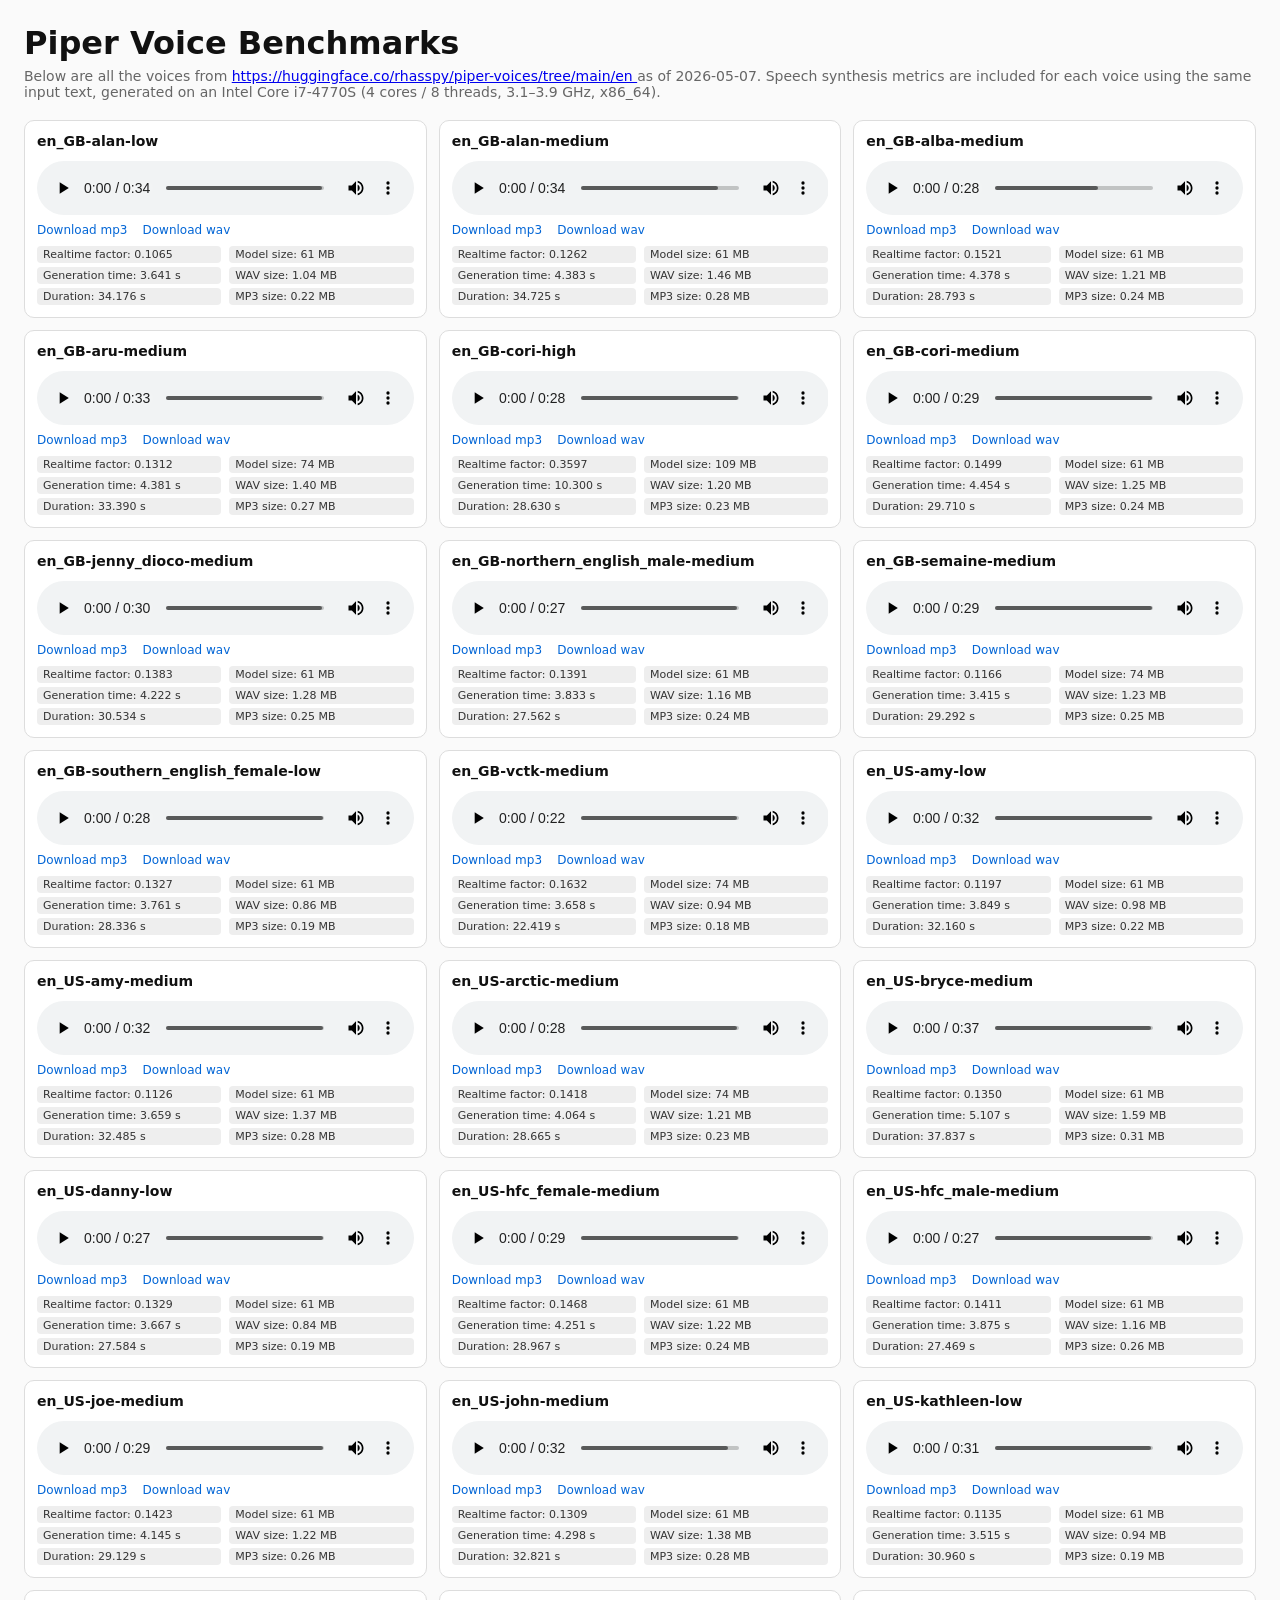
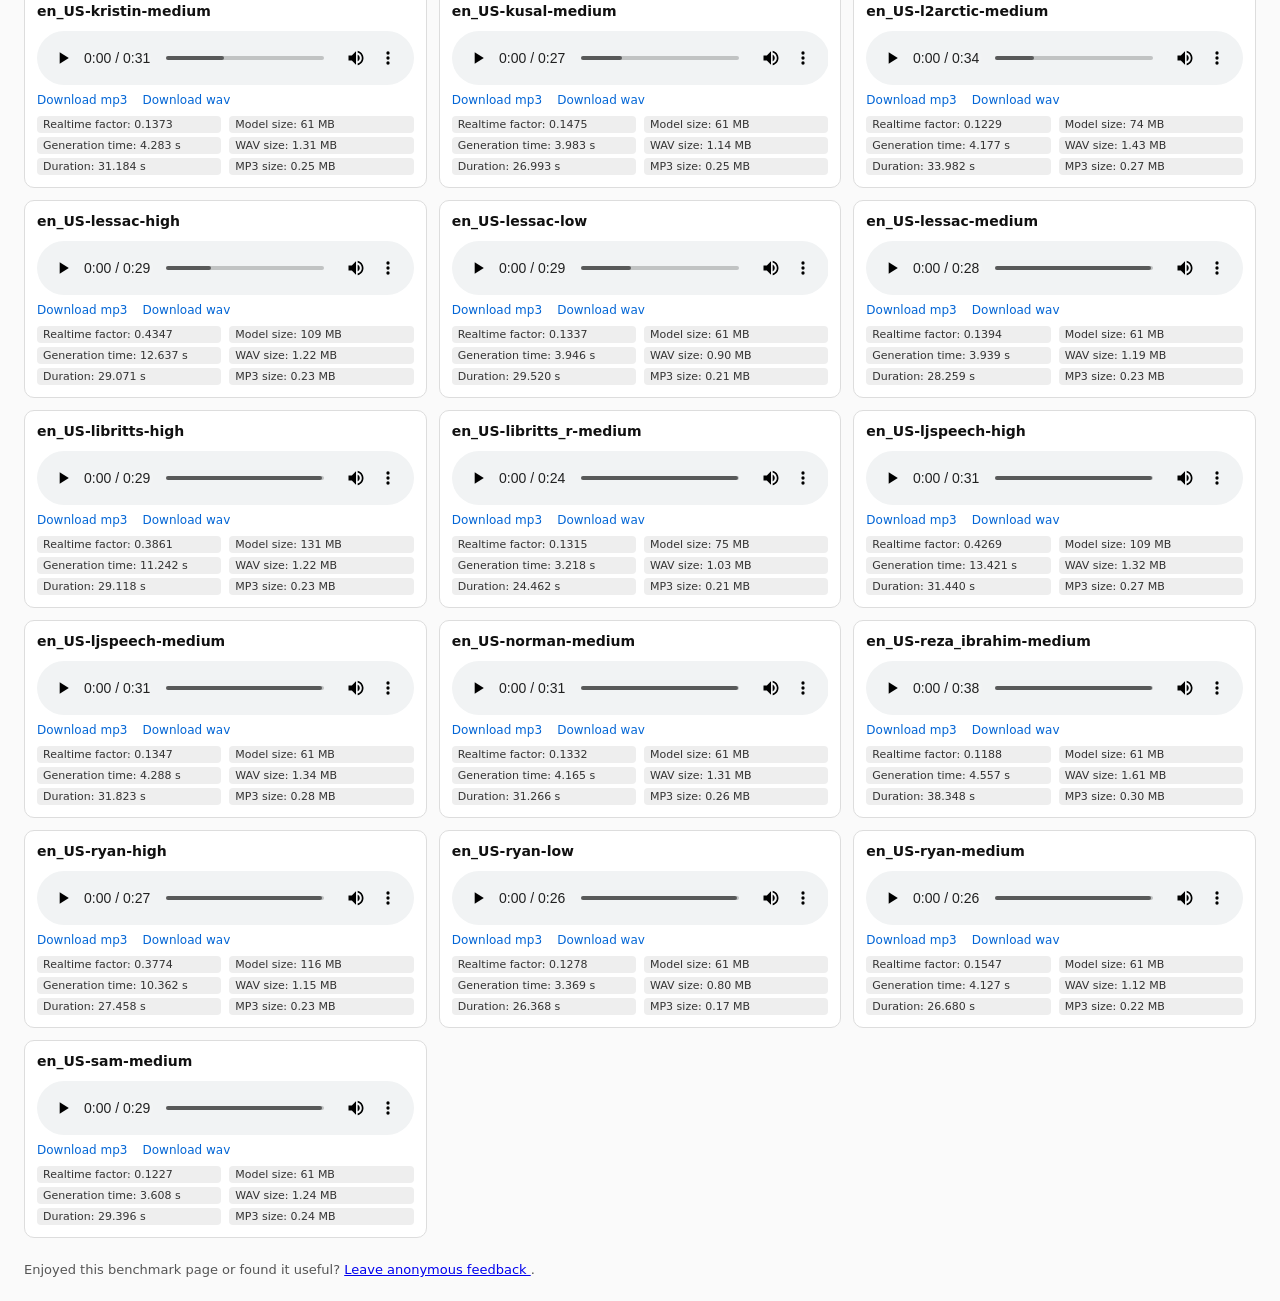
<file: docs/index.html>
<!DOCTYPE html>
<html>
<head>
  <meta charset="utf-8">
  <title>Piper Voice Benchmarks</title>

  <style>
    body {
      font-family: system-ui, Arial, sans-serif;
      margin: 24px;
      background: #fafafa;
      color: #111;
    }

    h1 { margin-bottom: 6px; }

    .sub {
      color: #666;
      margin-bottom: 20px;
      font-size: 14px;
    }

    .grid {
      display: grid;
      grid-template-columns: repeat(auto-fill, minmax(340px, 1fr));
      gap: 12px;
    }

    .card {
      background: white;
      border: 1px solid #ddd;
      border-radius: 10px;
      padding: 12px;
    }

    .name {
      font-weight: 700;
      margin-bottom: 6px;
      font-size: 14px;
    }

    audio {
      width: 100%;
      margin-top: 6px;
    }

    .meta {
      font-size: 12px;
      margin-top: 8px;
      color: #333;
    }

    .meta-grid {
      display: grid;
      grid-template-columns: 1fr 1fr;
      gap: 4px 8px;
      margin-top: 4px;
    }

    .tag {
      display: block;
      padding: 2px 6px;
      background: #eee;
      border-radius: 4px;
      font-size: 11px;
    }

    .links a {
      margin-right: 10px;
      font-size: 12px;
      color: #0366d6;
      text-decoration: none;
    }

    .links a:hover {
      text-decoration: underline;
    }
  </style>
</head>

<body>

<h1>Piper Voice Benchmarks</h1>
<div class="sub">
  Below are all the voices from
  <a href="https://huggingface.co/rhasspy/piper-voices/tree/main/en">
    https://huggingface.co/rhasspy/piper-voices/tree/main/en
  </a>
  as of 2026-05-07. Speech synthesis metrics are included for each voice using the same input text,
  generated on an Intel Core i7-4770S (4 cores / 8 threads, 3.1–3.9 GHz, x86_64).
</div>

<div class="grid">

<!-- ================= EN_GB ================= -->

<div class="card">
  <div class="name">en_GB-alan-low</div>

  <audio controls src="benchmark/en_GB-alan-low.mp3"></audio>

  <div class="links">
    <a href="benchmark/en_GB-alan-low.mp3" download>Download mp3</a>
    <a href="benchmark/en_GB-alan-low.wav" download>Download wav</a>
  </div>

  <div class="meta">
    <div class="meta-grid">
      <span class="tag">Realtime factor: 0.1065</span>
      <span class="tag">Model size: 61 MB</span>

      <span class="tag">Generation time: 3.641 s</span>
      <span class="tag">WAV size: 1.04 MB</span>

      <span class="tag">Duration: 34.176 s</span>
      <span class="tag">MP3 size: 0.22 MB</span>
    </div>
  </div>
</div>

<div class="card">
  <div class="name">en_GB-alan-medium</div>

  <audio controls src="benchmark/en_GB-alan-medium.mp3"></audio>

  <div class="links">
    <a href="benchmark/en_GB-alan-medium.mp3" download>Download mp3</a>
    <a href="benchmark/en_GB-alan-medium.wav" download>Download wav</a>
  </div>

  <div class="meta">
    <div class="meta-grid">
      <span class="tag">Realtime factor: 0.1262</span>
      <span class="tag">Model size: 61 MB</span>

      <span class="tag">Generation time: 4.383 s</span>
      <span class="tag">WAV size: 1.46 MB</span>

      <span class="tag">Duration: 34.725 s</span>
      <span class="tag">MP3 size: 0.28 MB</span>
    </div>
  </div>
</div>

<div class="card">
  <div class="name">en_GB-alba-medium</div>

  <audio controls src="benchmark/en_GB-alba-medium.mp3"></audio>

  <div class="links">
    <a href="benchmark/en_GB-alba-medium.mp3" download>Download mp3</a>
    <a href="benchmark/en_GB-alba-medium.wav" download>Download wav</a>
  </div>

  <div class="meta">
    <div class="meta-grid">
      <span class="tag">Realtime factor: 0.1521</span>
      <span class="tag">Model size: 61 MB</span>

      <span class="tag">Generation time: 4.378 s</span>
      <span class="tag">WAV size: 1.21 MB</span>

      <span class="tag">Duration: 28.793 s</span>
      <span class="tag">MP3 size: 0.24 MB</span>
    </div>
  </div>
</div>

<div class="card">
  <div class="name">en_GB-aru-medium</div>

  <audio controls src="benchmark/en_GB-aru-medium.mp3"></audio>

  <div class="links">
    <a href="benchmark/en_GB-aru-medium.mp3" download>Download mp3</a>
    <a href="benchmark/en_GB-aru-medium.wav" download>Download wav</a>
  </div>

  <div class="meta">
    <div class="meta-grid">
      <span class="tag">Realtime factor: 0.1312</span>
      <span class="tag">Model size: 74 MB</span>

      <span class="tag">Generation time: 4.381 s</span>
      <span class="tag">WAV size: 1.40 MB</span>

      <span class="tag">Duration: 33.390 s</span>
      <span class="tag">MP3 size: 0.27 MB</span>
    </div>
  </div>
</div>

<div class="card">
  <div class="name">en_GB-cori-high</div>

  <audio controls src="benchmark/en_GB-cori-high.mp3"></audio>

  <div class="links">
    <a href="benchmark/en_GB-cori-high.mp3" download>Download mp3</a>
    <a href="benchmark/en_GB-cori-high.wav" download>Download wav</a>
  </div>

  <div class="meta">
    <div class="meta-grid">
      <span class="tag">Realtime factor: 0.3597</span>
      <span class="tag">Model size: 109 MB</span>

      <span class="tag">Generation time: 10.300 s</span>
      <span class="tag">WAV size: 1.20 MB</span>

      <span class="tag">Duration: 28.630 s</span>
      <span class="tag">MP3 size: 0.23 MB</span>
    </div>
  </div>
</div>

<div class="card">
  <div class="name">en_GB-cori-medium</div>

  <audio controls src="benchmark/en_GB-cori-medium.mp3"></audio>

  <div class="links">
    <a href="benchmark/en_GB-cori-medium.mp3" download>Download mp3</a>
    <a href="benchmark/en_GB-cori-medium.wav" download>Download wav</a>
  </div>

  <div class="meta">
    <div class="meta-grid">
      <span class="tag">Realtime factor: 0.1499</span>
      <span class="tag">Model size: 61 MB</span>

      <span class="tag">Generation time: 4.454 s</span>
      <span class="tag">WAV size: 1.25 MB</span>

      <span class="tag">Duration: 29.710 s</span>
      <span class="tag">MP3 size: 0.24 MB</span>
    </div>
  </div>
</div>

<div class="card">
  <div class="name">en_GB-jenny_dioco-medium</div>

  <audio controls src="benchmark/en_GB-jenny_dioco-medium.mp3"></audio>

  <div class="links">
    <a href="benchmark/en_GB-jenny_dioco-medium.mp3" download>Download mp3</a>
    <a href="benchmark/en_GB-jenny_dioco-medium.wav" download>Download wav</a>
  </div>

  <div class="meta">
    <div class="meta-grid">
      <span class="tag">Realtime factor: 0.1383</span>
      <span class="tag">Model size: 61 MB</span>

      <span class="tag">Generation time: 4.222 s</span>
      <span class="tag">WAV size: 1.28 MB</span>

      <span class="tag">Duration: 30.534 s</span>
      <span class="tag">MP3 size: 0.25 MB</span>
    </div>
  </div>
</div>

<div class="card">
  <div class="name">en_GB-northern_english_male-medium</div>

  <audio controls src="benchmark/en_GB-northern_english_male-medium.mp3"></audio>

  <div class="links">
    <a href="benchmark/en_GB-northern_english_male-medium.mp3" download>Download mp3</a>
    <a href="benchmark/en_GB-northern_english_male-medium.wav" download>Download wav</a>
  </div>

  <div class="meta">
    <div class="meta-grid">
      <span class="tag">Realtime factor: 0.1391</span>
      <span class="tag">Model size: 61 MB</span>

      <span class="tag">Generation time: 3.833 s</span>
      <span class="tag">WAV size: 1.16 MB</span>

      <span class="tag">Duration: 27.562 s</span>
      <span class="tag">MP3 size: 0.24 MB</span>
    </div>
  </div>
</div>

<div class="card">
  <div class="name">en_GB-semaine-medium</div>

  <audio controls src="benchmark/en_GB-semaine-medium.mp3"></audio>

  <div class="links">
    <a href="benchmark/en_GB-semaine-medium.mp3" download>Download mp3</a>
    <a href="benchmark/en_GB-semaine-medium.wav" download>Download wav</a>
  </div>

  <div class="meta">
    <div class="meta-grid">
      <span class="tag">Realtime factor: 0.1166</span>
      <span class="tag">Model size: 74 MB</span>

      <span class="tag">Generation time: 3.415 s</span>
      <span class="tag">WAV size: 1.23 MB</span>

      <span class="tag">Duration: 29.292 s</span>
      <span class="tag">MP3 size: 0.25 MB</span>
    </div>
  </div>
</div>

<div class="card">
  <div class="name">en_GB-southern_english_female-low</div>

  <audio controls src="benchmark/en_GB-southern_english_female-low.mp3"></audio>

  <div class="links">
    <a href="benchmark/en_GB-southern_english_female-low.mp3" download>Download mp3</a>
    <a href="benchmark/en_GB-southern_english_female-low.wav" download>Download wav</a>
  </div>

  <div class="meta">
    <div class="meta-grid">
      <span class="tag">Realtime factor: 0.1327</span>
      <span class="tag">Model size: 61 MB</span>

      <span class="tag">Generation time: 3.761 s</span>
      <span class="tag">WAV size: 0.86 MB</span>

      <span class="tag">Duration: 28.336 s</span>
      <span class="tag">MP3 size: 0.19 MB</span>
    </div>
  </div>
</div>

<div class="card">
  <div class="name">en_GB-vctk-medium</div>

  <audio controls src="benchmark/en_GB-vctk-medium.mp3"></audio>

  <div class="links">
    <a href="benchmark/en_GB-vctk-medium.mp3" download>Download mp3</a>
    <a href="benchmark/en_GB-vctk-medium.wav" download>Download wav</a>
  </div>

  <div class="meta">
    <div class="meta-grid">
      <span class="tag">Realtime factor: 0.1632</span>
      <span class="tag">Model size: 74 MB</span>

      <span class="tag">Generation time: 3.658 s</span>
      <span class="tag">WAV size: 0.94 MB</span>

      <span class="tag">Duration: 22.419 s</span>
      <span class="tag">MP3 size: 0.18 MB</span>
    </div>
  </div>
</div>

<!-- ================= EN_US ================= -->

<div class="card">
  <div class="name">en_US-amy-low</div>

  <audio controls src="benchmark/en_US-amy-low.mp3"></audio>

  <div class="links">
    <a href="benchmark/en_US-amy-low.mp3" download>Download mp3</a>
    <a href="benchmark/en_US-amy-low.wav" download>Download wav</a>
  </div>

  <div class="meta">
    <div class="meta-grid">
      <span class="tag">Realtime factor: 0.1197</span>
      <span class="tag">Model size: 61 MB</span>

      <span class="tag">Generation time: 3.849 s</span>
      <span class="tag">WAV size: 0.98 MB</span>

      <span class="tag">Duration: 32.160 s</span>
      <span class="tag">MP3 size: 0.22 MB</span>
    </div>
  </div>
</div>

<div class="card">
  <div class="name">en_US-amy-medium</div>

  <audio controls src="benchmark/en_US-amy-medium.mp3"></audio>

  <div class="links">
    <a href="benchmark/en_US-amy-medium.mp3" download>Download mp3</a>
    <a href="benchmark/en_US-amy-medium.wav" download>Download wav</a>
  </div>

  <div class="meta">
    <div class="meta-grid">
      <span class="tag">Realtime factor: 0.1126</span>
      <span class="tag">Model size: 61 MB</span>

      <span class="tag">Generation time: 3.659 s</span>
      <span class="tag">WAV size: 1.37 MB</span>

      <span class="tag">Duration: 32.485 s</span>
      <span class="tag">MP3 size: 0.28 MB</span>
    </div>
  </div>
</div>

<div class="card">
  <div class="name">en_US-arctic-medium</div>

  <audio controls src="benchmark/en_US-arctic-medium.mp3"></audio>

  <div class="links">
    <a href="benchmark/en_US-arctic-medium.mp3" download>Download mp3</a>
    <a href="benchmark/en_US-arctic-medium.wav" download>Download wav</a>
  </div>

  <div class="meta">
    <div class="meta-grid">
      <span class="tag">Realtime factor: 0.1418</span>
      <span class="tag">Model size: 74 MB</span>

      <span class="tag">Generation time: 4.064 s</span>
      <span class="tag">WAV size: 1.21 MB</span>

      <span class="tag">Duration: 28.665 s</span>
      <span class="tag">MP3 size: 0.23 MB</span>
    </div>
  </div>
</div>

<div class="card">
  <div class="name">en_US-bryce-medium</div>

  <audio controls src="benchmark/en_US-bryce-medium.mp3"></audio>

  <div class="links">
    <a href="benchmark/en_US-bryce-medium.mp3" download>Download mp3</a>
    <a href="benchmark/en_US-bryce-medium.wav" download>Download wav</a>
  </div>

  <div class="meta">
    <div class="meta-grid">
      <span class="tag">Realtime factor: 0.1350</span>
      <span class="tag">Model size: 61 MB</span>

      <span class="tag">Generation time: 5.107 s</span>
      <span class="tag">WAV size: 1.59 MB</span>

      <span class="tag">Duration: 37.837 s</span>
      <span class="tag">MP3 size: 0.31 MB</span>
    </div>
  </div>
</div>

<div class="card">
  <div class="name">en_US-danny-low</div>

  <audio controls src="benchmark/en_US-danny-low.mp3"></audio>

  <div class="links">
    <a href="benchmark/en_US-danny-low.mp3" download>Download mp3</a>
    <a href="benchmark/en_US-danny-low.wav" download>Download wav</a>
  </div>

  <div class="meta">
    <div class="meta-grid">
      <span class="tag">Realtime factor: 0.1329</span>
      <span class="tag">Model size: 61 MB</span>

      <span class="tag">Generation time: 3.667 s</span>
      <span class="tag">WAV size: 0.84 MB</span>

      <span class="tag">Duration: 27.584 s</span>
      <span class="tag">MP3 size: 0.19 MB</span>
    </div>
  </div>
</div>

<div class="card">
  <div class="name">en_US-hfc_female-medium</div>

  <audio controls src="benchmark/en_US-hfc_female-medium.mp3"></audio>

  <div class="links">
    <a href="benchmark/en_US-hfc_female-medium.mp3" download>Download mp3</a>
    <a href="benchmark/en_US-hfc_female-medium.wav" download>Download wav</a>
  </div>

  <div class="meta">
    <div class="meta-grid">
      <span class="tag">Realtime factor: 0.1468</span>
      <span class="tag">Model size: 61 MB</span>

      <span class="tag">Generation time: 4.251 s</span>
      <span class="tag">WAV size: 1.22 MB</span>

      <span class="tag">Duration: 28.967 s</span>
      <span class="tag">MP3 size: 0.24 MB</span>
    </div>
  </div>
</div>

<div class="card">
  <div class="name">en_US-hfc_male-medium</div>

  <audio controls src="benchmark/en_US-hfc_male-medium.mp3"></audio>

  <div class="links">
    <a href="benchmark/en_US-hfc_male-medium.mp3" download>Download mp3</a>
    <a href="benchmark/en_US-hfc_male-medium.wav" download>Download wav</a>
  </div>

  <div class="meta">
    <div class="meta-grid">
      <span class="tag">Realtime factor: 0.1411</span>
      <span class="tag">Model size: 61 MB</span>

      <span class="tag">Generation time: 3.875 s</span>
      <span class="tag">WAV size: 1.16 MB</span>

      <span class="tag">Duration: 27.469 s</span>
      <span class="tag">MP3 size: 0.26 MB</span>
    </div>
  </div>
</div>

<div class="card">
  <div class="name">en_US-joe-medium</div>

  <audio controls src="benchmark/en_US-joe-medium.mp3"></audio>

  <div class="links">
    <a href="benchmark/en_US-joe-medium.mp3" download>Download mp3</a>
    <a href="benchmark/en_US-joe-medium.wav" download>Download wav</a>
  </div>

  <div class="meta">
    <div class="meta-grid">
      <span class="tag">Realtime factor: 0.1423</span>
      <span class="tag">Model size: 61 MB</span>

      <span class="tag">Generation time: 4.145 s</span>
      <span class="tag">WAV size: 1.22 MB</span>

      <span class="tag">Duration: 29.129 s</span>
      <span class="tag">MP3 size: 0.26 MB</span>
    </div>
  </div>
</div>

<div class="card">
  <div class="name">en_US-john-medium</div>

  <audio controls src="benchmark/en_US-john-medium.mp3"></audio>

  <div class="links">
    <a href="benchmark/en_US-john-medium.mp3" download>Download mp3</a>
    <a href="benchmark/en_US-john-medium.wav" download>Download wav</a>
  </div>

  <div class="meta">
    <div class="meta-grid">
      <span class="tag">Realtime factor: 0.1309</span>
      <span class="tag">Model size: 61 MB</span>

      <span class="tag">Generation time: 4.298 s</span>
      <span class="tag">WAV size: 1.38 MB</span>

      <span class="tag">Duration: 32.821 s</span>
      <span class="tag">MP3 size: 0.28 MB</span>
    </div>
  </div>
</div>

<div class="card">
  <div class="name">en_US-kathleen-low</div>

  <audio controls src="benchmark/en_US-kathleen-low.mp3"></audio>

  <div class="links">
    <a href="benchmark/en_US-kathleen-low.mp3" download>Download mp3</a>
    <a href="benchmark/en_US-kathleen-low.wav" download>Download wav</a>
  </div>

  <div class="meta">
    <div class="meta-grid">
      <span class="tag">Realtime factor: 0.1135</span>
      <span class="tag">Model size: 61 MB</span>

      <span class="tag">Generation time: 3.515 s</span>
      <span class="tag">WAV size: 0.94 MB</span>

      <span class="tag">Duration: 30.960 s</span>
      <span class="tag">MP3 size: 0.19 MB</span>
    </div>
  </div>
</div>

<div class="card">
  <div class="name">en_US-kristin-medium</div>

  <audio controls src="benchmark/en_US-kristin-medium.mp3"></audio>

  <div class="links">
    <a href="benchmark/en_US-kristin-medium.mp3" download>Download mp3</a>
    <a href="benchmark/en_US-kristin-medium.wav" download>Download wav</a>
  </div>

  <div class="meta">
    <div class="meta-grid">
      <span class="tag">Realtime factor: 0.1373</span>
      <span class="tag">Model size: 61 MB</span>

      <span class="tag">Generation time: 4.283 s</span>
      <span class="tag">WAV size: 1.31 MB</span>

      <span class="tag">Duration: 31.184 s</span>
      <span class="tag">MP3 size: 0.25 MB</span>
    </div>
  </div>
</div>

<div class="card">
  <div class="name">en_US-kusal-medium</div>

  <audio controls src="benchmark/en_US-kusal-medium.mp3"></audio>

  <div class="links">
    <a href="benchmark/en_US-kusal-medium.mp3" download>Download mp3</a>
    <a href="benchmark/en_US-kusal-medium.wav" download>Download wav</a>
  </div>

  <div class="meta">
    <div class="meta-grid">
      <span class="tag">Realtime factor: 0.1475</span>
      <span class="tag">Model size: 61 MB</span>

      <span class="tag">Generation time: 3.983 s</span>
      <span class="tag">WAV size: 1.14 MB</span>

      <span class="tag">Duration: 26.993 s</span>
      <span class="tag">MP3 size: 0.25 MB</span>
    </div>
  </div>
</div>

<div class="card">
  <div class="name">en_US-l2arctic-medium</div>

  <audio controls src="benchmark/en_US-l2arctic-medium.mp3"></audio>

  <div class="links">
    <a href="benchmark/en_US-l2arctic-medium.mp3" download>Download mp3</a>
    <a href="benchmark/en_US-l2arctic-medium.wav" download>Download wav</a>
  </div>

  <div class="meta">
    <div class="meta-grid">
      <span class="tag">Realtime factor: 0.1229</span>
      <span class="tag">Model size: 74 MB</span>

      <span class="tag">Generation time: 4.177 s</span>
      <span class="tag">WAV size: 1.43 MB</span>

      <span class="tag">Duration: 33.982 s</span>
      <span class="tag">MP3 size: 0.27 MB</span>
    </div>
  </div>
</div>

<div class="card">
  <div class="name">en_US-lessac-high</div>

  <audio controls src="benchmark/en_US-lessac-high.mp3"></audio>

  <div class="links">
    <a href="benchmark/en_US-lessac-high.mp3" download>Download mp3</a>
    <a href="benchmark/en_US-lessac-high.wav" download>Download wav</a>
  </div>

  <div class="meta">
    <div class="meta-grid">
      <span class="tag">Realtime factor: 0.4347</span>
      <span class="tag">Model size: 109 MB</span>

      <span class="tag">Generation time: 12.637 s</span>
      <span class="tag">WAV size: 1.22 MB</span>

      <span class="tag">Duration: 29.071 s</span>
      <span class="tag">MP3 size: 0.23 MB</span>
    </div>
  </div>
</div>

<div class="card">
  <div class="name">en_US-lessac-low</div>

  <audio controls src="benchmark/en_US-lessac-low.mp3"></audio>

  <div class="links">
    <a href="benchmark/en_US-lessac-low.mp3" download>Download mp3</a>
    <a href="benchmark/en_US-lessac-low.wav" download>Download wav</a>
  </div>

  <div class="meta">
    <div class="meta-grid">
      <span class="tag">Realtime factor: 0.1337</span>
      <span class="tag">Model size: 61 MB</span>

      <span class="tag">Generation time: 3.946 s</span>
      <span class="tag">WAV size: 0.90 MB</span>

      <span class="tag">Duration: 29.520 s</span>
      <span class="tag">MP3 size: 0.21 MB</span>
    </div>
  </div>
</div>

<div class="card">
  <div class="name">en_US-lessac-medium</div>

  <audio controls src="benchmark/en_US-lessac-medium.mp3"></audio>

  <div class="links">
    <a href="benchmark/en_US-lessac-medium.mp3" download>Download mp3</a>
    <a href="benchmark/en_US-lessac-medium.wav" download>Download wav</a>
  </div>

  <div class="meta">
    <div class="meta-grid">
      <span class="tag">Realtime factor: 0.1394</span>
      <span class="tag">Model size: 61 MB</span>

      <span class="tag">Generation time: 3.939 s</span>
      <span class="tag">WAV size: 1.19 MB</span>

      <span class="tag">Duration: 28.259 s</span>
      <span class="tag">MP3 size: 0.23 MB</span>
    </div>
  </div>
</div>

<div class="card">
  <div class="name">en_US-libritts-high</div>

  <audio controls src="benchmark/en_US-libritts-high.mp3"></audio>

  <div class="links">
    <a href="benchmark/en_US-libritts-high.mp3" download>Download mp3</a>
    <a href="benchmark/en_US-libritts-high.wav" download>Download wav</a>
  </div>

  <div class="meta">
    <div class="meta-grid">
      <span class="tag">Realtime factor: 0.3861</span>
      <span class="tag">Model size: 131 MB</span>

      <span class="tag">Generation time: 11.242 s</span>
      <span class="tag">WAV size: 1.22 MB</span>

      <span class="tag">Duration: 29.118 s</span>
      <span class="tag">MP3 size: 0.23 MB</span>
    </div>
  </div>
</div>

<div class="card">
  <div class="name">en_US-libritts_r-medium</div>

  <audio controls src="benchmark/en_US-libritts_r-medium.mp3"></audio>

  <div class="links">
    <a href="benchmark/en_US-libritts_r-medium.mp3" download>Download mp3</a>
    <a href="benchmark/en_US-libritts_r-medium.wav" download>Download wav</a>
  </div>

  <div class="meta">
    <div class="meta-grid">
      <span class="tag">Realtime factor: 0.1315</span>
      <span class="tag">Model size: 75 MB</span>

      <span class="tag">Generation time: 3.218 s</span>
      <span class="tag">WAV size: 1.03 MB</span>

      <span class="tag">Duration: 24.462 s</span>
      <span class="tag">MP3 size: 0.21 MB</span>
    </div>
  </div>
</div>

<div class="card">
  <div class="name">en_US-ljspeech-high</div>

  <audio controls src="benchmark/en_US-ljspeech-high.mp3"></audio>

  <div class="links">
    <a href="benchmark/en_US-ljspeech-high.mp3" download>Download mp3</a>
    <a href="benchmark/en_US-ljspeech-high.wav" download>Download wav</a>
  </div>

  <div class="meta">
    <div class="meta-grid">
      <span class="tag">Realtime factor: 0.4269</span>
      <span class="tag">Model size: 109 MB</span>

      <span class="tag">Generation time: 13.421 s</span>
      <span class="tag">WAV size: 1.32 MB</span>

      <span class="tag">Duration: 31.440 s</span>
      <span class="tag">MP3 size: 0.27 MB</span>
    </div>
  </div>
</div>

<div class="card">
  <div class="name">en_US-ljspeech-medium</div>

  <audio controls src="benchmark/en_US-ljspeech-medium.mp3"></audio>

  <div class="links">
    <a href="benchmark/en_US-ljspeech-medium.mp3" download>Download mp3</a>
    <a href="benchmark/en_US-ljspeech-medium.wav" download>Download wav</a>
  </div>

  <div class="meta">
    <div class="meta-grid">
      <span class="tag">Realtime factor: 0.1347</span>
      <span class="tag">Model size: 61 MB</span>

      <span class="tag">Generation time: 4.288 s</span>
      <span class="tag">WAV size: 1.34 MB</span>

      <span class="tag">Duration: 31.823 s</span>
      <span class="tag">MP3 size: 0.28 MB</span>
    </div>
  </div>
</div>

<div class="card">
  <div class="name">en_US-norman-medium</div>

  <audio controls src="benchmark/en_US-norman-medium.mp3"></audio>

  <div class="links">
    <a href="benchmark/en_US-norman-medium.mp3" download>Download mp3</a>
    <a href="benchmark/en_US-norman-medium.wav" download>Download wav</a>
  </div>

  <div class="meta">
    <div class="meta-grid">
      <span class="tag">Realtime factor: 0.1332</span>
      <span class="tag">Model size: 61 MB</span>

      <span class="tag">Generation time: 4.165 s</span>
      <span class="tag">WAV size: 1.31 MB</span>

      <span class="tag">Duration: 31.266 s</span>
      <span class="tag">MP3 size: 0.26 MB</span>
    </div>
  </div>
</div>

<div class="card">
  <div class="name">en_US-reza_ibrahim-medium</div>

  <audio controls src="benchmark/en_US-reza_ibrahim-medium.mp3"></audio>

  <div class="links">
    <a href="benchmark/en_US-reza_ibrahim-medium.mp3" download>Download mp3</a>
    <a href="benchmark/en_US-reza_ibrahim-medium.wav" download>Download wav</a>
  </div>

  <div class="meta">
    <div class="meta-grid">
      <span class="tag">Realtime factor: 0.1188</span>
      <span class="tag">Model size: 61 MB</span>

      <span class="tag">Generation time: 4.557 s</span>
      <span class="tag">WAV size: 1.61 MB</span>

      <span class="tag">Duration: 38.348 s</span>
      <span class="tag">MP3 size: 0.30 MB</span>
    </div>
  </div>
</div>

<div class="card">
  <div class="name">en_US-ryan-high</div>

  <audio controls src="benchmark/en_US-ryan-high.mp3"></audio>

  <div class="links">
    <a href="benchmark/en_US-ryan-high.mp3" download>Download mp3</a>
    <a href="benchmark/en_US-ryan-high.wav" download>Download wav</a>
  </div>

  <div class="meta">
    <div class="meta-grid">
      <span class="tag">Realtime factor: 0.3774</span>
      <span class="tag">Model size: 116 MB</span>

      <span class="tag">Generation time: 10.362 s</span>
      <span class="tag">WAV size: 1.15 MB</span>

      <span class="tag">Duration: 27.458 s</span>
      <span class="tag">MP3 size: 0.23 MB</span>
    </div>
  </div>
</div>

<div class="card">
  <div class="name">en_US-ryan-low</div>

  <audio controls src="benchmark/en_US-ryan-low.mp3"></audio>

  <div class="links">
    <a href="benchmark/en_US-ryan-low.mp3" download>Download mp3</a>
    <a href="benchmark/en_US-ryan-low.wav" download>Download wav</a>
  </div>

  <div class="meta">
    <div class="meta-grid">
      <span class="tag">Realtime factor: 0.1278</span>
      <span class="tag">Model size: 61 MB</span>

      <span class="tag">Generation time: 3.369 s</span>
      <span class="tag">WAV size: 0.80 MB</span>

      <span class="tag">Duration: 26.368 s</span>
      <span class="tag">MP3 size: 0.17 MB</span>
    </div>
  </div>
</div>

<div class="card">
  <div class="name">en_US-ryan-medium</div>

  <audio controls src="benchmark/en_US-ryan-medium.mp3"></audio>

  <div class="links">
    <a href="benchmark/en_US-ryan-medium.mp3" download>Download mp3</a>
    <a href="benchmark/en_US-ryan-medium.wav" download>Download wav</a>
  </div>

  <div class="meta">
    <div class="meta-grid">
      <span class="tag">Realtime factor: 0.1547</span>
      <span class="tag">Model size: 61 MB</span>

      <span class="tag">Generation time: 4.127 s</span>
      <span class="tag">WAV size: 1.12 MB</span>

      <span class="tag">Duration: 26.680 s</span>
      <span class="tag">MP3 size: 0.22 MB</span>
    </div>
  </div>
</div>

<div class="card">
  <div class="name">en_US-sam-medium</div>

  <audio controls src="benchmark/en_US-sam-medium.mp3"></audio>

  <div class="links">
    <a href="benchmark/en_US-sam-medium.mp3" download>Download mp3</a>
    <a href="benchmark/en_US-sam-medium.wav" download>Download wav</a>
  </div>

  <div class="meta">
    <div class="meta-grid">
      <span class="tag">Realtime factor: 0.1227</span>
      <span class="tag">Model size: 61 MB</span>

      <span class="tag">Generation time: 3.608 s</span>
      <span class="tag">WAV size: 1.24 MB</span>

      <span class="tag">Duration: 29.396 s</span>
      <span class="tag">MP3 size: 0.24 MB</span>
    </div>
  </div>
</div>

</div>

<div style="margin-top: 24px; font-size: 13px; color: #555;">
  Enjoyed this benchmark page or found it useful?
  <a href="https://forms.gle/5WreV1YiVwyYWhvW8" target="_blank" rel="noopener">
    Leave anonymous feedback
  </a>.
</div>

</body>
</html>
</file>
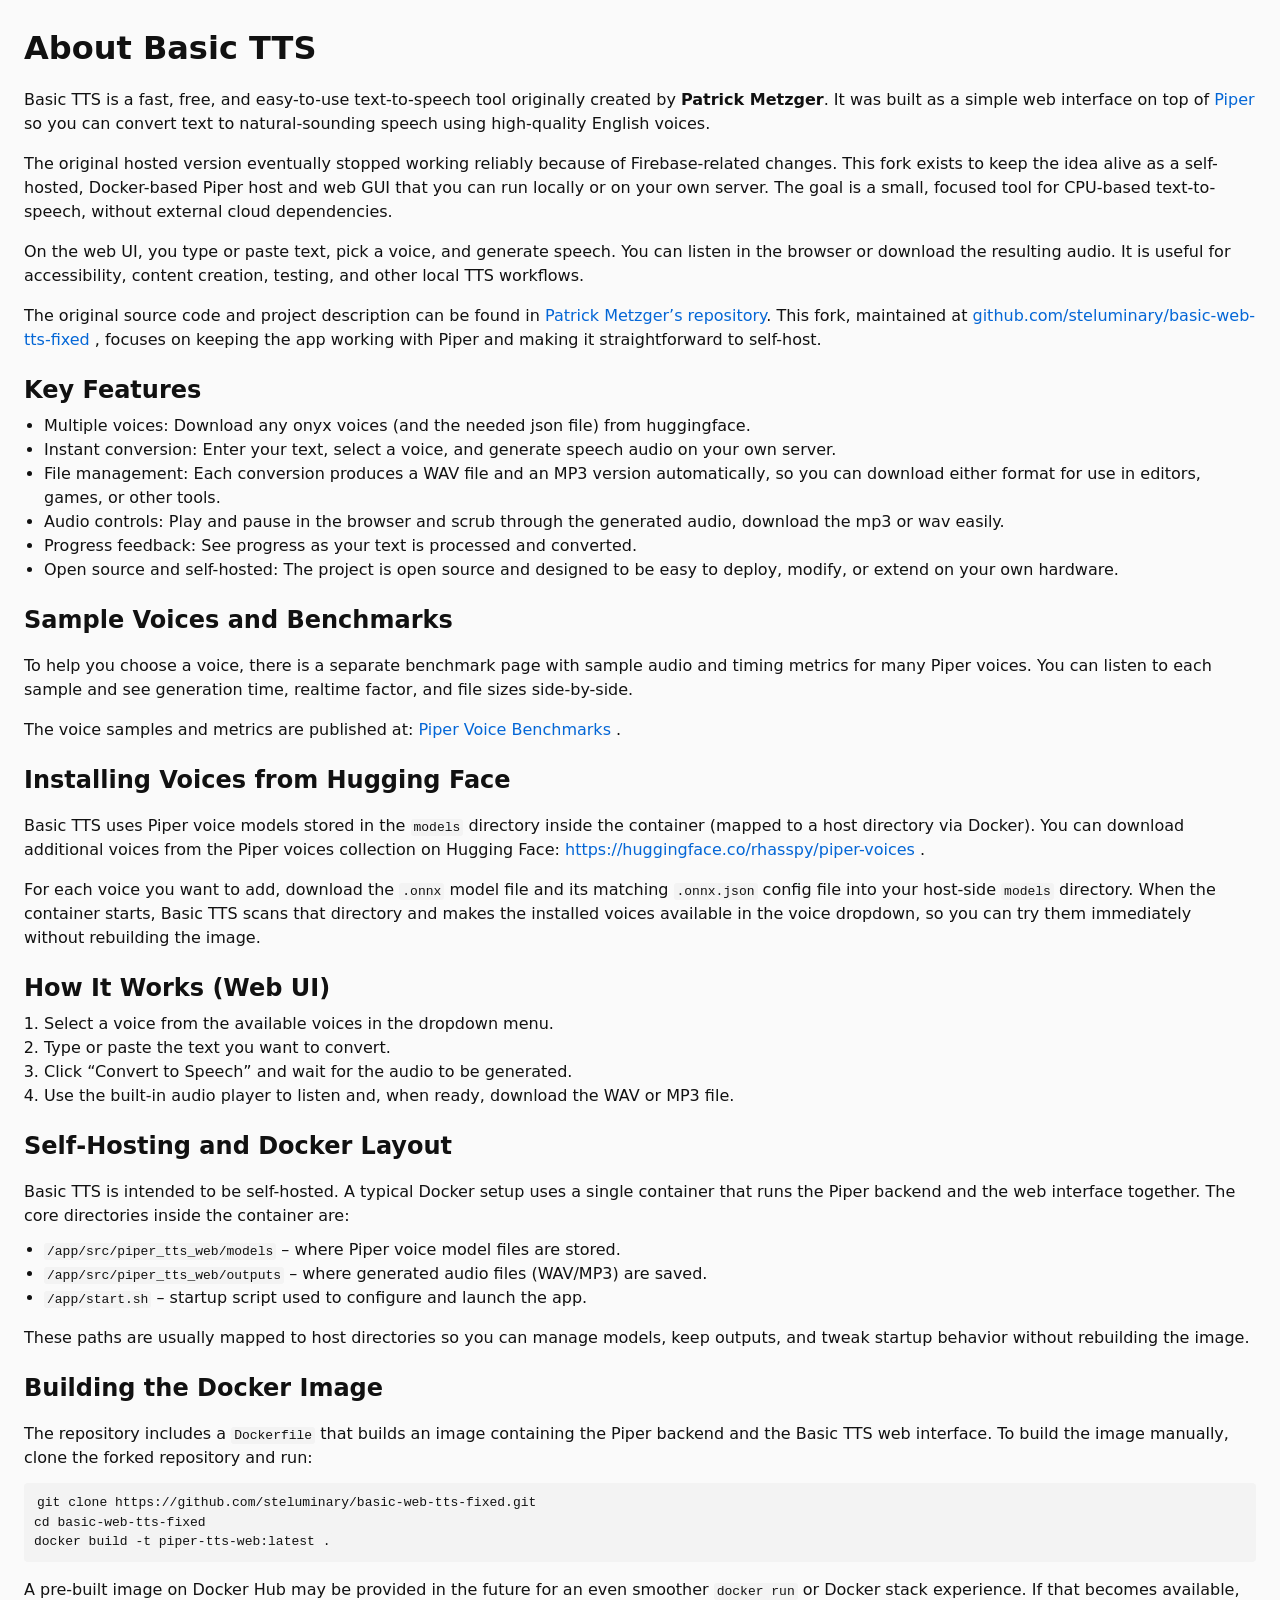
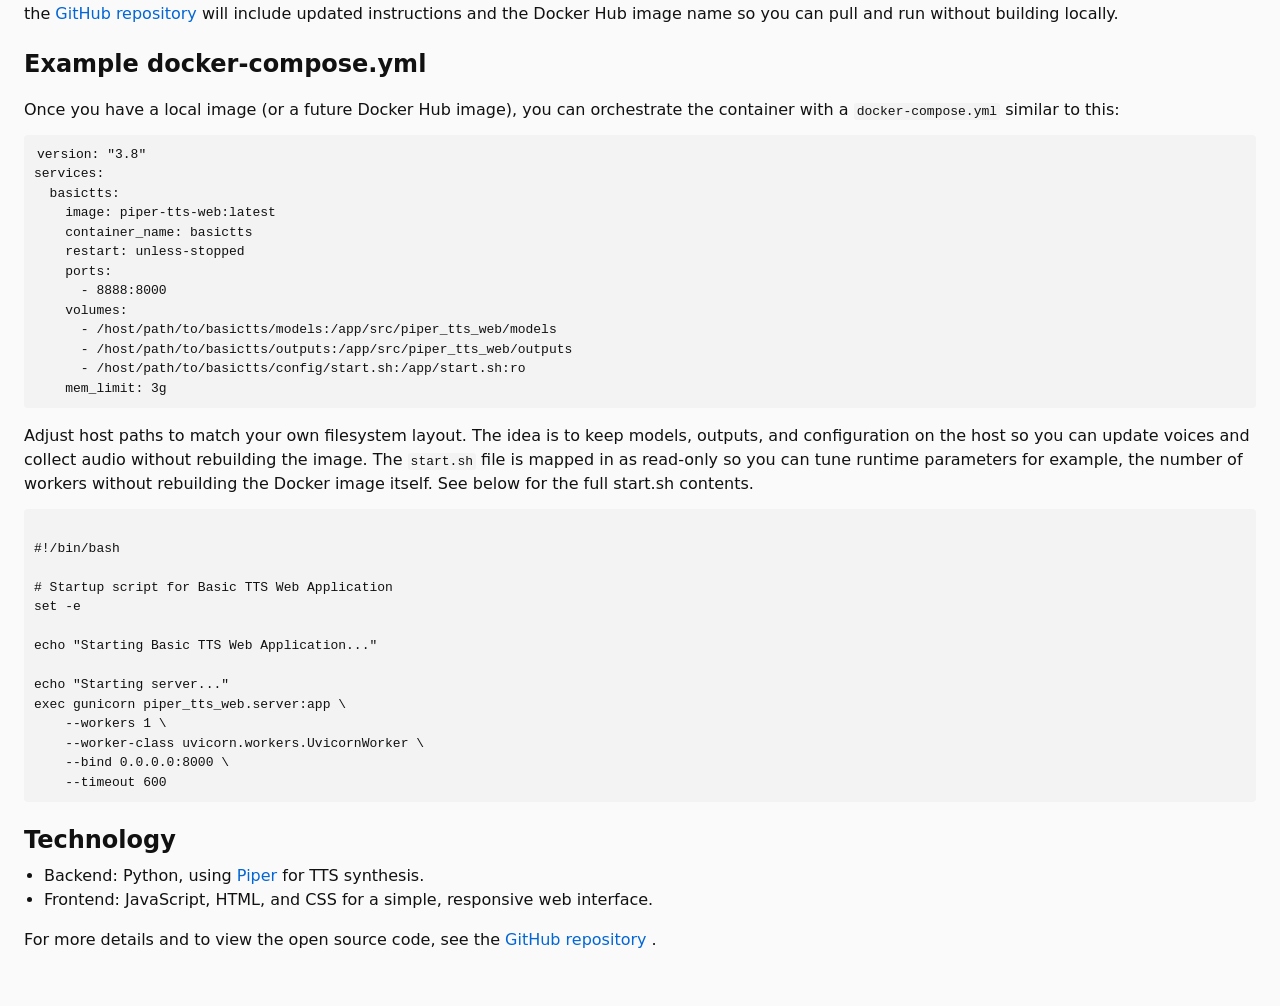
<file: src/piper_tts_web/static/about.html>
<!DOCTYPE html>
<html>
<head>
  <meta charset="utf-8">
  <title>About Basic TTS</title>
  <style>
    body {
      font-family: system-ui, Arial, sans-serif;
      margin: 24px;
      background: #fafafa;
      color: #111;
      line-height: 1.5;
    }

    h1 {
      margin-bottom: 8px;
    }

    h2 {
      margin-top: 20px;
      margin-bottom: 6px;
    }

    p {
      margin-bottom: 10px;
    }

    ul, ol {
      margin-top: 4px;
      margin-bottom: 10px;
      padding-left: 20px;
    }

    code {
      font-family: SFMono-Regular, Menlo, Monaco, Consolas, "Liberation Mono", "Courier New", monospace;
      background: #f3f3f3;
      padding: 1px 3px;
      border-radius: 3px;
      font-size: 13px;
    }

    pre {
      background: #f3f3f3;
      padding: 10px;
      border-radius: 4px;
      overflow-x: auto;
      font-size: 13px;
    }

    a {
      color: #0366d6;
      text-decoration: none;
    }

    a:hover {
      text-decoration: underline;
    }
  </style>
</head>
<body>

<h1>About Basic TTS</h1>

<p>
  Basic TTS is a fast, free, and easy-to-use text-to-speech tool originally created by
  <strong>Patrick Metzger</strong>. It was built as a simple web interface on top of
  <a href="https://github.com/OHF-Voice/piper1-gpl" target="_blank" rel="noopener">Piper</a>
  so you can convert text to natural-sounding speech using high-quality English voices.
</p>

<p>
  The original hosted version eventually stopped working reliably because of Firebase-related
  changes. This fork exists to keep the idea alive as a self-hosted, Docker-based Piper host
  and web GUI that you can run locally or on your own server. The goal is a small, focused
  tool for CPU-based text-to-speech, without external cloud dependencies.
</p>

<p>
  On the web UI, you type or paste text, pick a voice, and generate speech. You can listen in the
  browser or download the resulting audio. It is useful for accessibility, content creation,
  testing, and other local TTS workflows.
</p>

<p>
  The original source code and project description can be found in
  <a href="https://github.com/prossm/basic-web-tts" target="_blank" rel="noopener">Patrick Metzger’s repository</a>.
  This fork, maintained at
  <a href="https://github.com/steluminary/basic-web-tts-fixed" target="_blank" rel="noopener">
    github.com/steluminary/basic-web-tts-fixed
  </a>,
  focuses on keeping the app working with Piper and making it straightforward to self-host.
</p>

<h2>Key Features</h2>
<ul>
  <li>Multiple voices: Download any onyx voices (and the needed json file) from huggingface.</li>
  <li>Instant conversion: Enter your text, select a voice, and generate speech audio on your own server.</li>
  <li>File management: Each conversion produces a WAV file and an MP3 version automatically, so you can download either format for use in editors, games, or other tools.</li>
  <li>Audio controls: Play and pause in the browser and scrub through the generated audio, download the mp3 or wav easily.</li>
  <li>Progress feedback: See progress as your text is processed and converted.</li>
  <li>Open source and self-hosted: The project is open source and designed to be easy to deploy, modify, or extend on your own hardware.</li>
</ul>

<h2>Sample Voices and Benchmarks</h2>

<p>
  To help you choose a voice, there is a separate benchmark page with sample audio and timing
  metrics for many Piper voices. You can listen to each sample and see generation time,
  realtime factor, and file sizes side-by-side.
</p>

<p>
  The voice samples and metrics are published at:
  <a href="https://steluminary.github.io/basic-web-tts-fixed/index.html" target="_blank" rel="noopener">
    Piper Voice Benchmarks
  </a>.
</p>

<h2>Installing Voices from Hugging Face</h2>

<p>
  Basic TTS uses Piper voice models stored in the <code>models</code> directory inside the
  container (mapped to a host directory via Docker). You can download additional voices from
  the Piper voices collection on Hugging Face:
  <a href="https://huggingface.co/rhasspy/piper-voices" target="_blank" rel="noopener">
    https://huggingface.co/rhasspy/piper-voices
  </a>.
</p>

<p>
  For each voice you want to add, download the <code>.onnx</code> model file and its matching
  <code>.onnx.json</code> config file into your host-side <code>models</code> directory. When
  the container starts, Basic TTS scans that directory and makes the installed voices
  available in the voice dropdown, so you can try them immediately without rebuilding the
  image.
</p>

<h2>How It Works (Web UI)</h2>
<ol>
  <li>Select a voice from the available voices in the dropdown menu.</li>
  <li>Type or paste the text you want to convert.</li>
  <li>Click “Convert to Speech” and wait for the audio to be generated.</li>
  <li>Use the built-in audio player to listen and, when ready, download the WAV or MP3 file.</li>
</ol>

<h2>Self‑Hosting and Docker Layout</h2>

<p>
  Basic TTS is intended to be self-hosted. A typical Docker setup uses a single container that
  runs the Piper backend and the web interface together. The core directories inside the
  container are:
</p>

<ul>
  <li><code>/app/src/piper_tts_web/models</code> – where Piper voice model files are stored.</li>
  <li><code>/app/src/piper_tts_web/outputs</code> – where generated audio files (WAV/MP3) are saved.</li>
  <li><code>/app/start.sh</code> – startup script used to configure and launch the app.</li>
</ul>

<p>
  These paths are usually mapped to host directories so you can manage models, keep outputs,
  and tweak startup behavior without rebuilding the image.
</p>

<h2>Building the Docker Image</h2>

<p>
  The repository includes a <code>Dockerfile</code> that builds an image containing the Piper
  backend and the Basic TTS web interface. To build the image manually, clone the forked
  repository and run:
</p>

<pre><code>git clone https://github.com/steluminary/basic-web-tts-fixed.git
cd basic-web-tts-fixed
docker build -t piper-tts-web:latest .</code></pre>

<p>
  A pre-built image on Docker Hub may be provided in the future for an even smoother
  <code>docker run</code> or Docker stack experience. If that becomes available, the
  <a href="https://github.com/steluminary/basic-web-tts-fixed" target="_blank" rel="noopener">
    GitHub repository
  </a>
  will include updated instructions and the Docker Hub image name so you can pull and run
  without building locally.
</p>

<h2>Example docker-compose.yml</h2>

<p>
  Once you have a local image (or a future Docker Hub image), you can orchestrate the
  container with a <code>docker-compose.yml</code> similar to this:
</p>

<pre><code>version: "3.8"
services:
  basictts:
    image: piper-tts-web:latest
    container_name: basictts
    restart: unless-stopped
    ports:
      - 8888:8000
    volumes:
      - /host/path/to/basictts/models:/app/src/piper_tts_web/models
      - /host/path/to/basictts/outputs:/app/src/piper_tts_web/outputs
      - /host/path/to/basictts/config/start.sh:/app/start.sh:ro
    mem_limit: 3g
</code></pre>

<p>
  Adjust host paths to match your own filesystem layout. The idea
  is to keep models, outputs, and configuration on the host so you can update voices and
  collect audio without rebuilding the image. The <code>start.sh</code> file is mapped in as
  read-only so you can tune runtime parameters for example, the number of workers without rebuilding the Docker image itself. See below for the full start.sh contents.
</p>

<pre><code>
#!/bin/bash

# Startup script for Basic TTS Web Application
set -e

echo "Starting Basic TTS Web Application..."

echo "Starting server..."
exec gunicorn piper_tts_web.server:app \
    --workers 1 \
    --worker-class uvicorn.workers.UvicornWorker \
    --bind 0.0.0.0:8000 \
    --timeout 600 
</code></pre>

<h2>Technology</h2>
<ul>
  <li>Backend: Python, using <a href="https://github.com/OHF-Voice/piper1-gpl" target="_blank" rel="noopener">Piper</a> for TTS synthesis.</li>
  <li>Frontend: JavaScript, HTML, and CSS for a simple, responsive web interface.</li>
</ul>

<p>
  For more details and to view the open source code, see the
  <a href="https://github.com/steluminary/basic-web-tts-fixed" target="_blank" rel="noopener">
    GitHub repository
  </a>.
</p>

</body>
</html>
</file>
